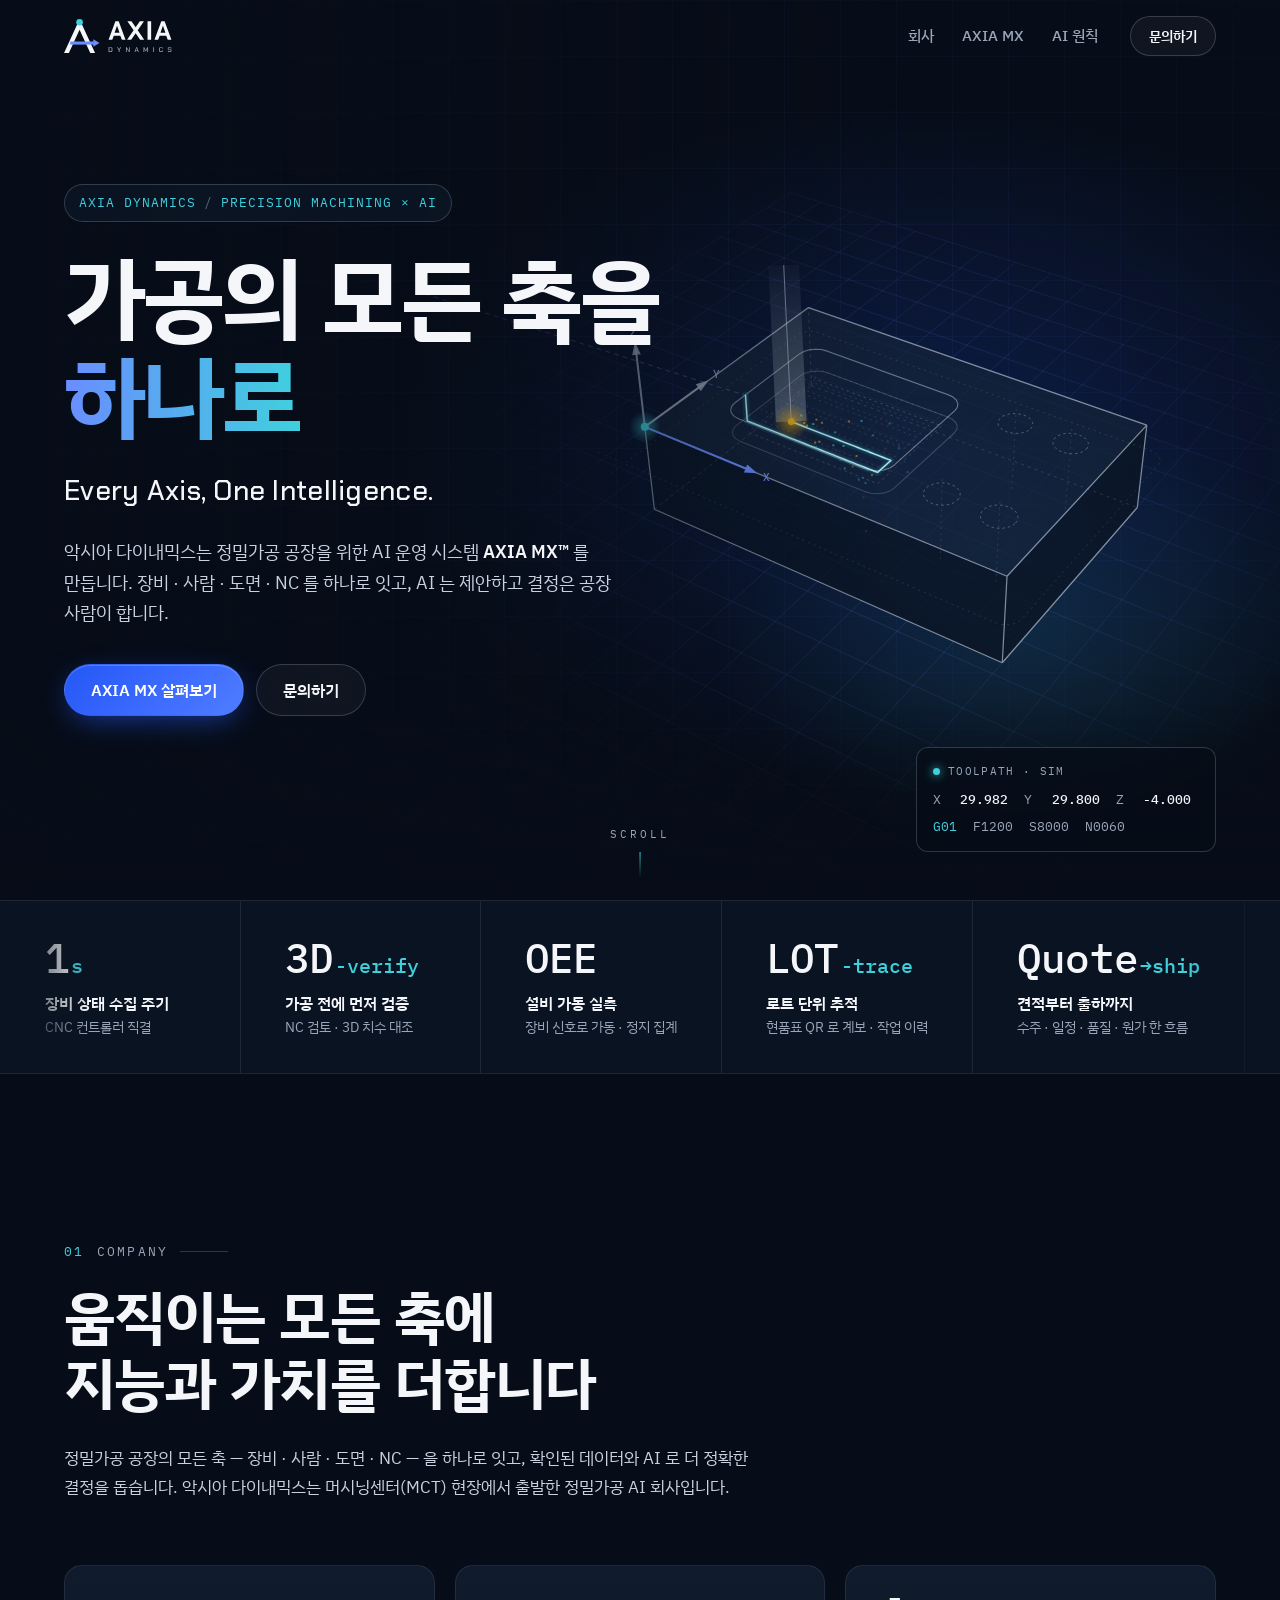
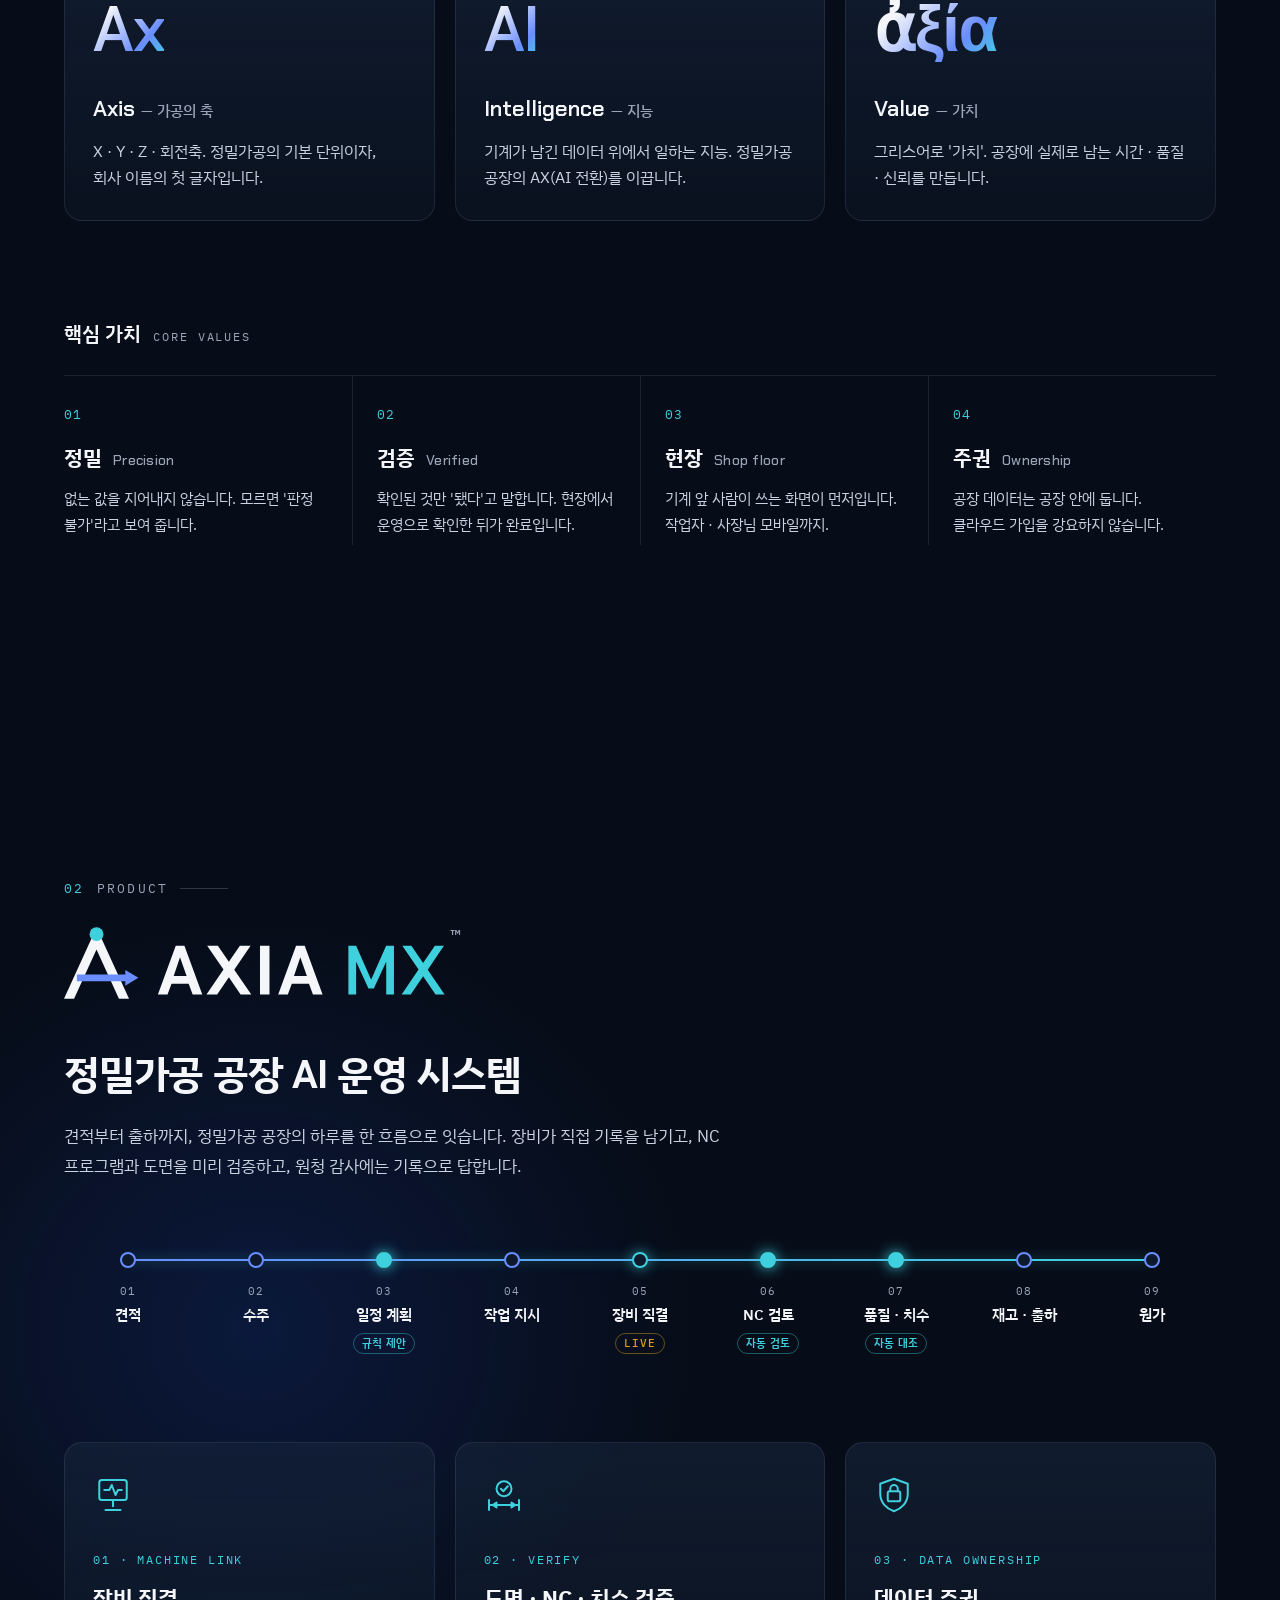
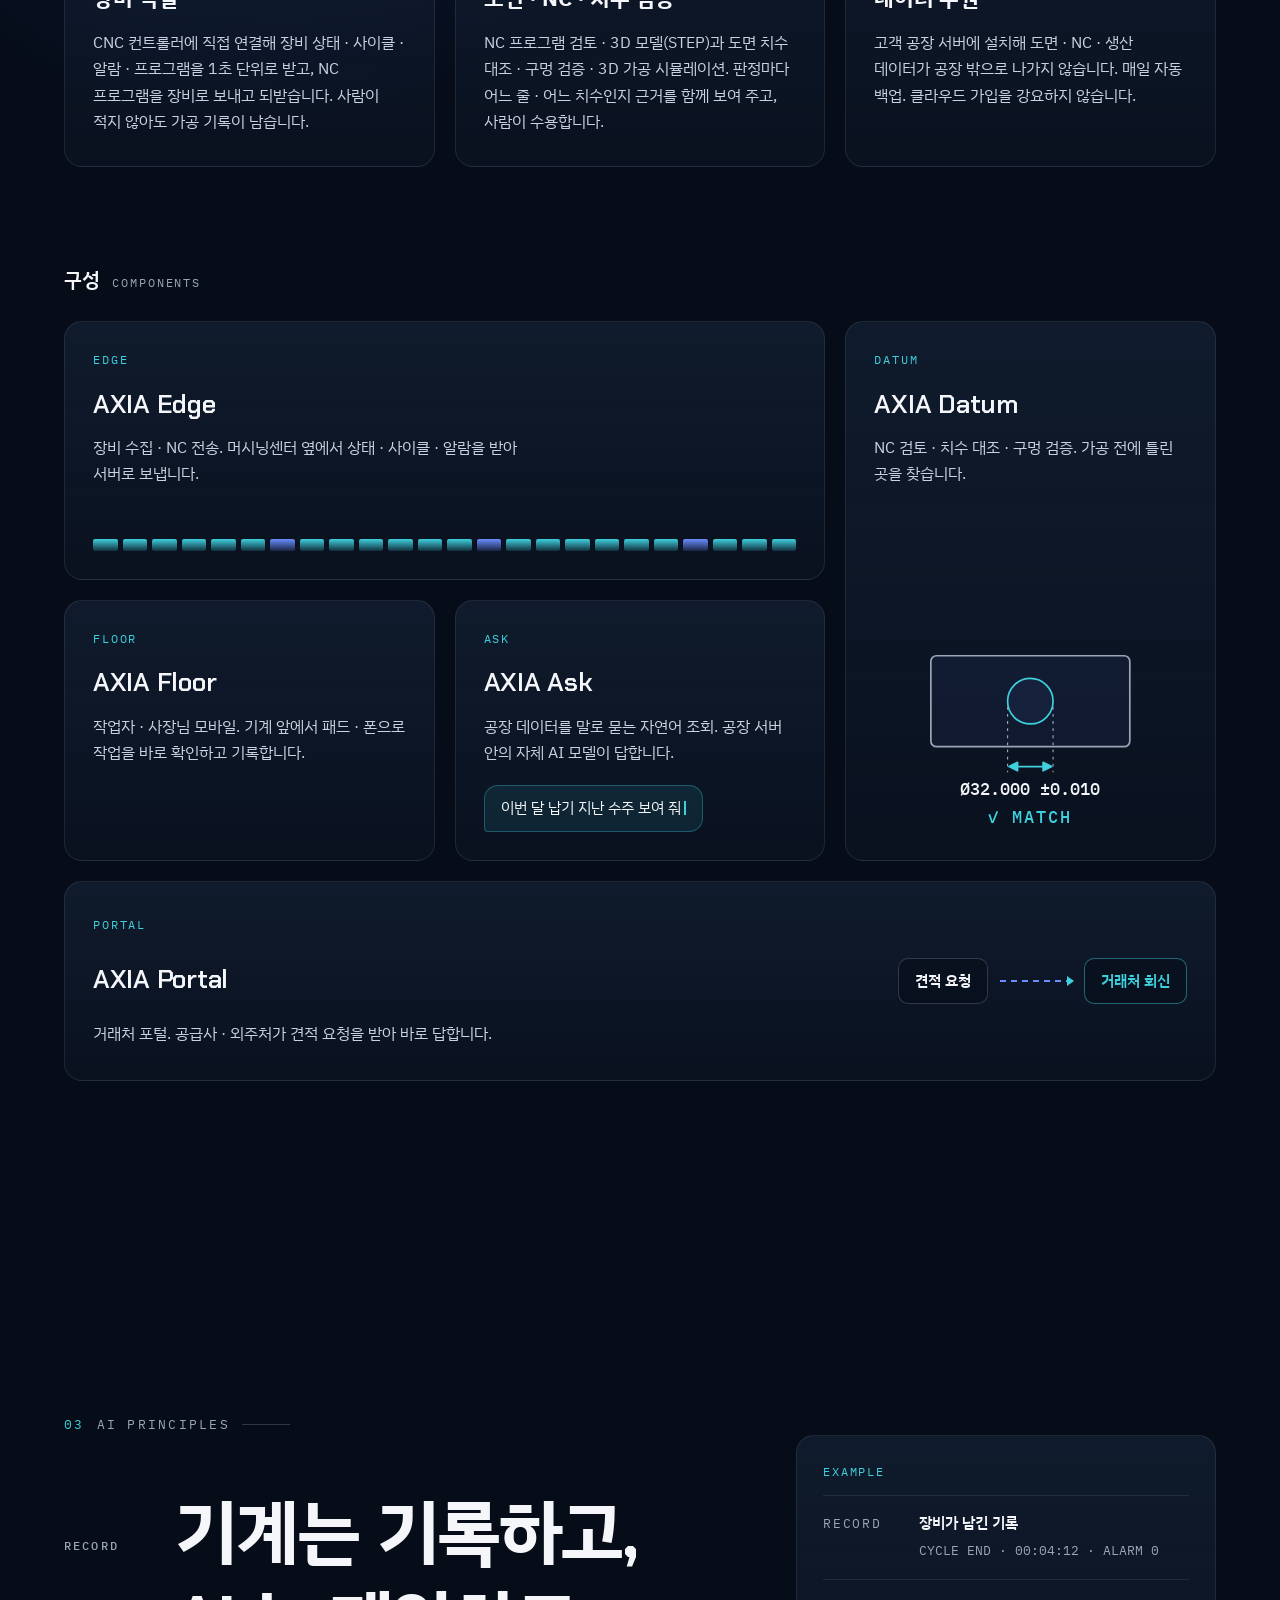
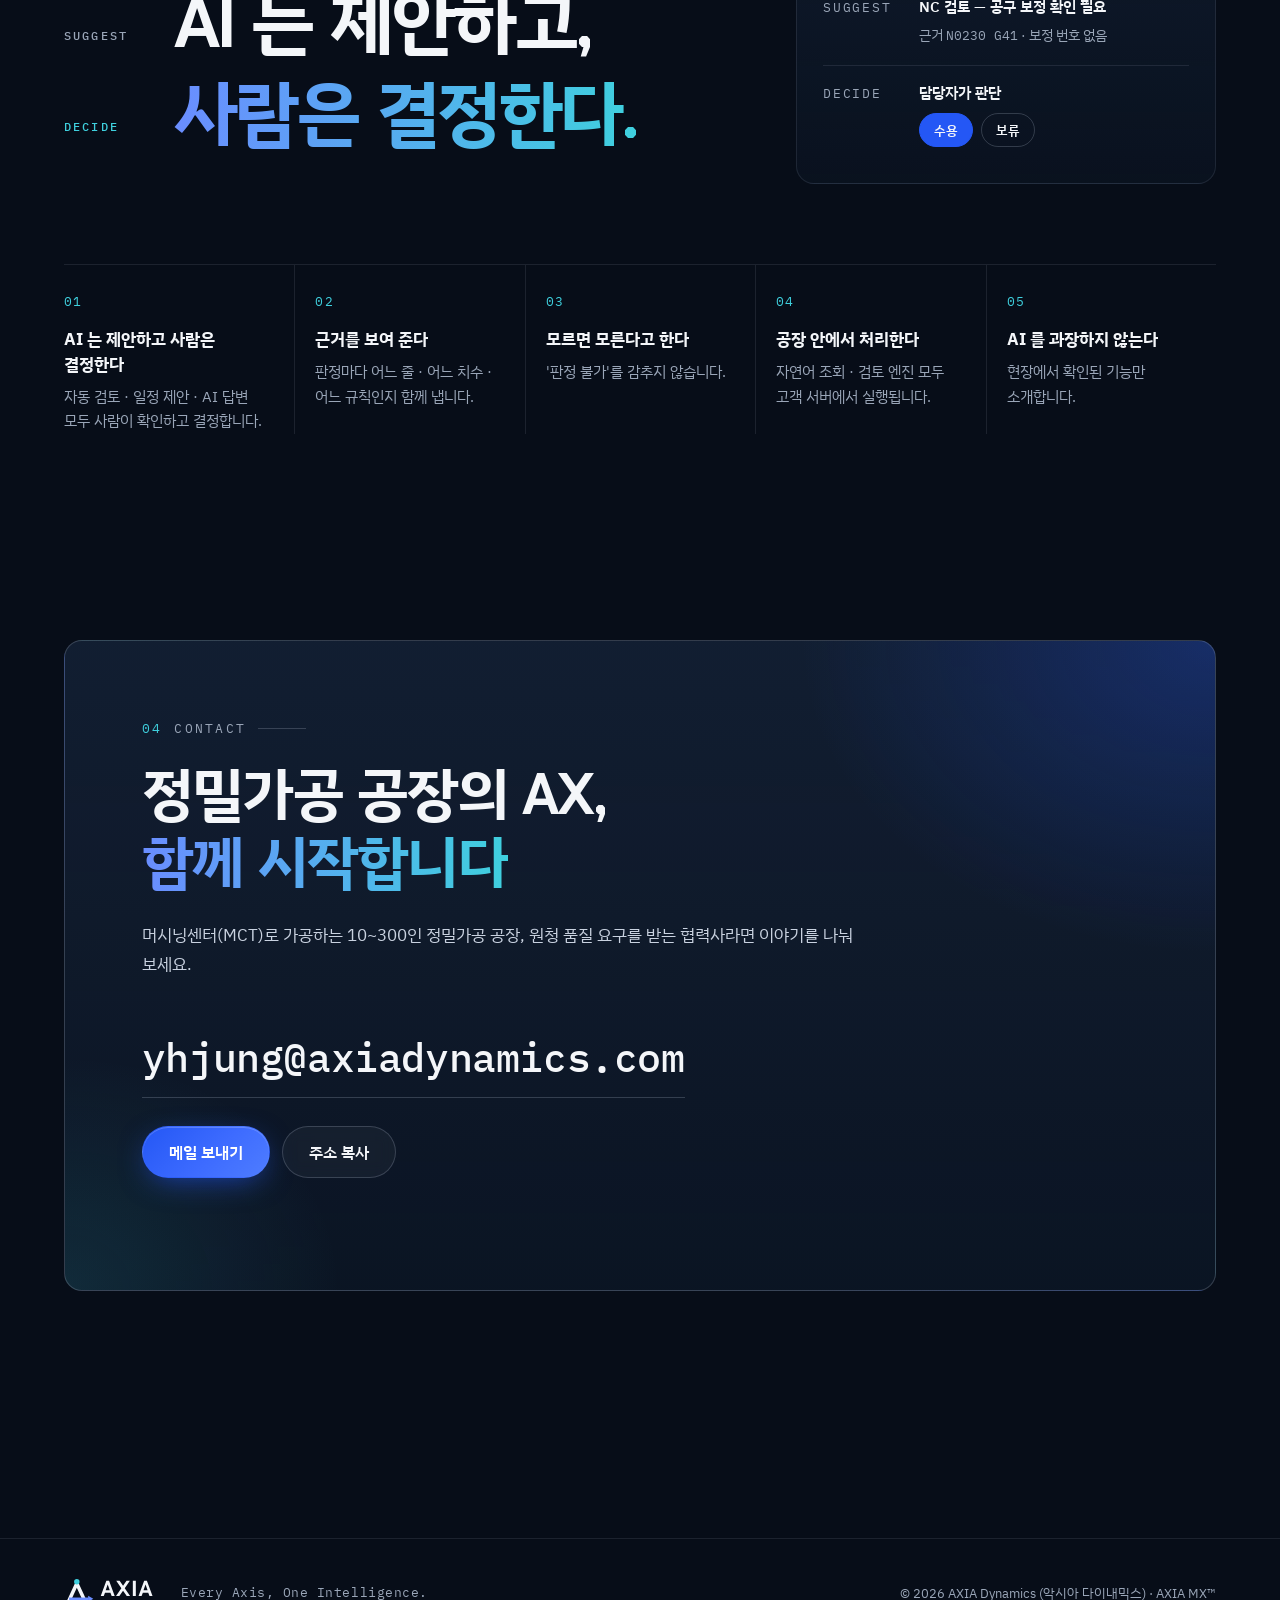
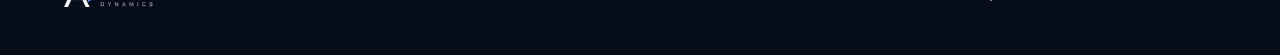
<file: index.html>
<!doctype html>
<html lang="ko">
<head>
  <meta charset="utf-8">
  <meta name="viewport" content="width=device-width, initial-scale=1, viewport-fit=cover">
  <script>document.documentElement.classList.add("js")</script>
  <title>악시아 다이내믹스 AXIA Dynamics — 정밀가공 공장 AI 운영 시스템 AXIA MX</title>
  <meta name="description" content="악시아 다이내믹스는 정밀가공 공장을 위한 AI 운영 시스템 AXIA MX 를 만듭니다. 장비에 직접 붙어 가공 기록을 남기고, NC 프로그램과 도면 치수를 미리 검증하고, 견적부터 출하까지 한 흐름으로 잇습니다.">
  <meta name="theme-color" content="#070D18">
  <meta name="color-scheme" content="dark">
  <link rel="canonical" href="https://axiadynamics.com/">

  <meta property="og:type" content="website">
  <meta property="og:site_name" content="AXIA Dynamics">
  <meta property="og:locale" content="ko_KR">
  <meta property="og:url" content="https://axiadynamics.com/">
  <meta property="og:title" content="악시아 다이내믹스 AXIA Dynamics — Every Axis, One Intelligence.">
  <meta property="og:description" content="정밀가공 공장의 장비 · 사람 · 도면 · NC 를 하나로 잇는 AI 운영 시스템 AXIA MX">
  <meta property="og:image" content="https://axiadynamics.com/og.png">
  <meta property="og:image:width" content="1200">
  <meta property="og:image:height" content="630">
  <meta property="og:image:alt" content="AXIA Dynamics — Every Axis, One Intelligence.">
  <meta name="twitter:card" content="summary_large_image">

  <link rel="icon" href="favicon.ico" sizes="any">
  <link rel="icon" href="assets/icon.svg" type="image/svg+xml">
  <link rel="apple-touch-icon" href="apple-touch-icon.png">

  <link rel="preconnect" href="https://fonts.googleapis.com">
  <link rel="preconnect" href="https://fonts.gstatic.com" crossorigin>
  <link rel="stylesheet" href="https://fonts.googleapis.com/css2?family=Chakra+Petch:wght@500;600;700&family=IBM+Plex+Mono:wght@400;500&family=IBM+Plex+Sans+KR:wght@400;500;600;700&display=swap">
  <link rel="stylesheet" href="assets/site.css?v=20261110">

  <!-- 문의 메일을 바꿀 때: yhjung@axiadynamics.com 다섯 군데를 모두 바꾼다 (README 참고) -->
  <script type="application/ld+json">
  {
    "@context": "https://schema.org",
    "@type": "Organization",
    "name": "AXIA Dynamics",
    "alternateName": "악시아 다이내믹스",
    "url": "https://axiadynamics.com/",
    "logo": "https://axiadynamics.com/assets/icon-512.png",
    "email": "yhjung@axiadynamics.com",
    "slogan": "Every Axis, One Intelligence.",
    "description": "정밀가공 공장을 위한 AI 운영 시스템 AXIA MX 를 만드는 회사"
  }
  </script>
</head>
<body>
  <a class="skip" href="#main">본문 바로가기</a>

  <header class="nav" id="top">
    <div class="wrap nav-inner">
      <a class="brand" href="#top" aria-label="AXIA Dynamics 처음으로">
        <img src="assets/logo/axia-dynamics-horizontal-color-on-dark.svg" alt="AXIA Dynamics" width="120" height="38">
      </a>
      <nav class="nav-links" aria-label="주요 메뉴">
        <a href="#company">회사</a>
        <a href="#product">AXIA MX</a>
        <a href="#principles">AI 원칙</a>
      </nav>
      <a class="btn btn-sm btn-ghost" href="#contact">문의하기</a>
    </div>
  </header>

  <main id="main">
    <!-- 첫 화면 -->
    <section class="hero" aria-labelledby="hero-title">
      <canvas id="hero-canvas" aria-hidden="true"></canvas>
      <div class="hero-scrim" aria-hidden="true"></div>
      <div class="wrap hero-inner">
        <p class="eyebrow mono reveal">AXIA DYNAMICS <span class="dim">/</span> PRECISION MACHINING × AI</p>
        <h1 id="hero-title" class="hero-title reveal" style="--d:1">가공의 모든 축을<br><span class="grad">하나로</span></h1>
        <p class="hero-en reveal" style="--d:2">Every Axis, One Intelligence.</p>
        <p class="hero-lead reveal" style="--d:3">악시아 다이내믹스는 정밀가공 공장을 위한 AI 운영 시스템 <strong>AXIA&nbsp;MX™</strong> 를 만듭니다. 장비 · 사람 · 도면 · NC 를 하나로 잇고, AI 는 제안하고 결정은 공장 사람이 합니다.</p>
        <div class="hero-cta reveal" style="--d:4">
          <a class="btn btn-primary" href="#product">AXIA MX 살펴보기</a>
          <a class="btn btn-ghost" href="#contact">문의하기</a>
        </div>
      </div>
      <div class="hud mono" aria-hidden="true">
        <div class="hud-head"><span class="hud-dot"></span>TOOLPATH · SIM</div>
        <div class="hud-row"><span>X</span><b id="hud-x">0.000</b><span>Y</span><b id="hud-y">0.000</b><span>Z</span><b id="hud-z">0.000</b></div>
        <div class="hud-row hud-sub"><span id="hud-g">G00</span><span id="hud-f">F —</span><span>S8000</span><span id="hud-n">N0010</span></div>
      </div>
      <a class="scroll-cue mono" href="#facts" aria-label="아래로">SCROLL</a>
    </section>

    <!-- 사실 띠 — PC · 태블릿 = 왼쪽으로 흐르는 띠(site.js 가 한 벌 더 붙여 이어 돈다 · 마우스를 올리면 멈춤 · 움직임 줄이기 = 손으로 넘기기) · 폰 = 2열 여러 줄. 칸 수는 짝수로(폰 2열) -->
    <section class="facts" id="facts" aria-label="AXIA MX 핵심 사실">
      <div class="facts-viewport reveal">
        <div class="facts-track">
          <div class="fact"><p class="fact-num mono">1<small>s</small></p><p class="fact-title">장비 상태 수집 주기</p><p class="fact-sub">CNC 컨트롤러 직결</p></div>
          <div class="fact"><p class="fact-num mono">3D<small>-verify</small></p><p class="fact-title">가공 전에 먼저 검증</p><p class="fact-sub">NC 검토 · 3D 치수 대조</p></div>
          <div class="fact"><p class="fact-num mono">OEE</p><p class="fact-title">설비 가동 실측</p><p class="fact-sub">장비 신호로 가동 · 정지 집계</p></div>
          <div class="fact"><p class="fact-num mono">LOT<small>-trace</small></p><p class="fact-title">로트 단위 추적</p><p class="fact-sub">현품표 QR 로 계보 · 작업 이력</p></div>
          <div class="fact"><p class="fact-num mono">Quote<small>→ship</small></p><p class="fact-title">견적부터 출하까지</p><p class="fact-sub">수주 · 일정 · 품질 · 원가 한 흐름</p></div>
          <div class="fact"><p class="fact-num mono">RFQ<small>→PO</small></p><p class="fact-title">견적 비교로 발주</p><p class="fact-sub">구매 요청 · 결재 · 발주 · 입고</p></div>
          <div class="fact"><p class="fact-num mono">Portal</p><p class="fact-title">거래처 포털</p><p class="fact-sub">공급사 · 외주처가 견적 회신 · 발주 확인</p></div>
          <div class="fact"><p class="fact-num mono">Pad<small>+phone</small></p><p class="fact-title">현장에서 바로</p><p class="fact-sub">작업자 · 사장님 모바일 화면</p></div>
          <div class="fact"><p class="fact-num mono">On&#8209;prem</p><p class="fact-title">데이터는 공장 안에</p><p class="fact-sub">고객 서버 · 매일 자동 백업</p></div>
          <div class="fact"><p class="fact-num mono">Human<small>-in-the-loop</small></p><p class="fact-title">AI 는 제안 · 사람이 결정</p><p class="fact-sub">판정마다 근거 표시</p></div>
        </div>
      </div>
    </section>

    <!-- 회사 -->
    <section class="section" id="company" aria-labelledby="company-title">
      <div class="wrap">
        <p class="kicker mono reveal"><span>01</span> COMPANY</p>
        <h2 id="company-title" class="h2 reveal" style="--d:1">움직이는 모든 축에<br>지능과 가치를 더합니다</h2>
        <p class="lead reveal" style="--d:2">정밀가공 공장의 모든 축 — 장비 · 사람 · 도면 · NC — 을 하나로 잇고, 확인된 데이터와 AI 로 더 정확한 결정을 돕습니다. 악시아 다이내믹스는 머시닝센터(MCT) 현장에서 출발한 정밀가공 AI 회사입니다.</p>

        <div class="name-grid">
          <article class="card name reveal">
            <p class="glyph">Ax</p>
            <h3>Axis <span>— 가공의 축</span></h3>
            <p>X · Y · Z · 회전축. 정밀가공의 기본 단위이자, 회사 이름의 첫 글자입니다.</p>
          </article>
          <article class="card name reveal" style="--d:1">
            <p class="glyph">AI</p>
            <h3>Intelligence <span>— 지능</span></h3>
            <p>기계가 남긴 데이터 위에서 일하는 지능. 정밀가공 공장의 AX(AI 전환)를 이끕니다.</p>
          </article>
          <article class="card name reveal" style="--d:2">
            <p class="glyph" lang="el">ἀξία</p>
            <h3>Value <span>— 가치</span></h3>
            <p>그리스어로 '가치'. 공장에 실제로 남는 시간 · 품질 · 신뢰를 만듭니다.</p>
          </article>
        </div>

        <h3 class="sub-title reveal">핵심 가치 <span class="mono">CORE VALUES</span></h3>
        <div class="values">
          <article class="value reveal"><p class="mono idx">01</p><h4>정밀 <span>Precision</span></h4><p>없는 값을 지어내지 않습니다. 모르면 '판정 불가'라고 보여 줍니다.</p></article>
          <article class="value reveal" style="--d:1"><p class="mono idx">02</p><h4>검증 <span>Verified</span></h4><p>확인된 것만 '됐다'고 말합니다. 현장에서 운영으로 확인한 뒤가 완료입니다.</p></article>
          <article class="value reveal" style="--d:2"><p class="mono idx">03</p><h4>현장 <span>Shop floor</span></h4><p>기계 앞 사람이 쓰는 화면이 먼저입니다. 작업자 · 사장님 모바일까지.</p></article>
          <article class="value reveal" style="--d:3"><p class="mono idx">04</p><h4>주권 <span>Ownership</span></h4><p>공장 데이터는 공장 안에 둡니다. 클라우드 가입을 강요하지 않습니다.</p></article>
        </div>
      </div>
    </section>

    <!-- 제품 -->
    <section class="section section-product" id="product" aria-labelledby="product-title">
      <div class="wrap">
        <p class="kicker mono reveal"><span>02</span> PRODUCT</p>
        <h2 id="product-title" class="product-logo reveal" style="--d:1">
          <img src="assets/logo/axia-mx-horizontal-color-on-dark.svg" alt="AXIA MX" width="300" height="56"><span class="tm">™</span>
        </h2>
        <p class="product-en mono reveal" style="--d:2">AI Machining eXecution</p>
        <p class="h2 h2-sm reveal" style="--d:2">정밀가공 공장 AI 운영 시스템</p>
        <p class="lead reveal" style="--d:3">견적부터 출하까지, 정밀가공 공장의 하루를 한 흐름으로 잇습니다. 장비가 직접 기록을 남기고, NC 프로그램과 도면을 미리 검증하고, 원청 감사에는 기록으로 답합니다.</p>

        <ol class="flow reveal" aria-label="AXIA MX 가 잇는 업무 흐름">
          <li style="--i:0"><span class="node"></span><span class="mono">01</span>견적</li>
          <li style="--i:1"><span class="node"></span><span class="mono">02</span>수주</li>
          <li style="--i:2"><span class="node auto"></span><span class="mono">03</span>일정 계획<em>규칙 제안</em></li>
          <li style="--i:3"><span class="node"></span><span class="mono">04</span>작업 지시</li>
          <li style="--i:4"><span class="node live"></span><span class="mono">05</span>장비 직결<em class="live">LIVE</em></li>
          <li style="--i:5"><span class="node auto"></span><span class="mono">06</span>NC 검토<em>자동 검토</em></li>
          <li style="--i:6"><span class="node auto"></span><span class="mono">07</span>품질 · 치수<em>자동 대조</em></li>
          <li style="--i:7"><span class="node"></span><span class="mono">08</span>재고 · 출하</li>
          <li style="--i:8"><span class="node"></span><span class="mono">09</span>원가</li>
        </ol>

        <div class="diff">
          <article class="card diff-card reveal">
            <svg class="icon" viewBox="0 0 32 32" aria-hidden="true"><rect x="5" y="4" width="22" height="16" rx="2"/><path d="M16 20v5M10 28h12M9 12h4l2-4 3 8 2-4h3"/></svg>
            <p class="mono tag">01 · MACHINE LINK</p>
            <h3>장비 직결</h3>
            <p>CNC 컨트롤러에 직접 연결해 장비 상태 · 사이클 · 알람 · 프로그램을 1초 단위로 받고, NC 프로그램을 장비로 보내고 되받습니다. 사람이 적지 않아도 가공 기록이 남습니다.</p>
          </article>
          <article class="card diff-card reveal" style="--d:1">
            <svg class="icon" viewBox="0 0 32 32" aria-hidden="true"><path d="M4 24h24M4 20v8M28 20v8"/><path d="M7 24l3-2v4zM25 24l-3-2v4z"/><circle cx="16" cy="11" r="6"/><path d="M13.5 11l2 2 3.5-4"/></svg>
            <p class="mono tag">02 · VERIFY</p>
            <h3>도면 · NC · 치수 검증</h3>
            <p>NC 프로그램 검토 · 3D 모델(STEP)과 도면 치수 대조 · 구멍 검증 · 3D 가공 시뮬레이션. 판정마다 어느 줄 · 어느 치수인지 근거를 함께 보여 주고, 사람이 수용합니다.</p>
          </article>
          <article class="card diff-card reveal" style="--d:2">
            <svg class="icon" viewBox="0 0 32 32" aria-hidden="true"><path d="M16 3l11 4v8c0 7-5 12-11 14C10 27 5 22 5 15V7z"/><rect x="11" y="13" width="10" height="8" rx="1.5"/><path d="M13 13v-2a3 3 0 0 1 6 0v2"/></svg>
            <p class="mono tag">03 · DATA OWNERSHIP</p>
            <h3>데이터 주권</h3>
            <p>고객 공장 서버에 설치해 도면 · NC · 생산 데이터가 공장 밖으로 나가지 않습니다. 매일 자동 백업. 클라우드 가입을 강요하지 않습니다.</p>
          </article>
        </div>

        <h3 class="sub-title reveal">구성 <span class="mono">COMPONENTS</span></h3>
        <div class="bento">
          <article class="card tile tile-edge reveal">
            <p class="mono tag">EDGE</p>
            <h4>AXIA Edge</h4>
            <p>장비 수집 · NC 전송. 머시닝센터 옆에서 상태 · 사이클 · 알람을 받아 서버로 보냅니다.</p>
            <div class="signal" aria-hidden="true"><i></i><i></i><i></i><i></i><i></i><i></i><i></i><i></i><i></i><i></i><i></i><i></i><i></i><i></i><i></i><i></i><i></i><i></i><i></i><i></i><i></i><i></i><i></i><i></i></div>
          </article>
          <article class="card tile tile-datum reveal" style="--d:1">
            <p class="mono tag">DATUM</p>
            <h4>AXIA Datum</h4>
            <p>NC 검토 · 치수 대조 · 구멍 검증. 가공 전에 틀린 곳을 찾습니다.</p>
            <svg class="dim-art" viewBox="0 0 220 140" aria-hidden="true">
              <rect x="40" y="16" width="140" height="64" rx="4"/>
              <circle cx="110" cy="48" r="16"/>
              <path class="ext" d="M94 52v46M126 52v46"/>
              <path class="dl" d="M95 94h30M95 94l6-3v6zM125 94l-6-3v6z"/>
              <text x="110" y="114" text-anchor="middle">Ø32.000 ±0.010</text>
              <text class="ok" x="110" y="134" text-anchor="middle">✓ MATCH</text>
            </svg>
          </article>
          <article class="card tile reveal" style="--d:2">
            <p class="mono tag">FLOOR</p>
            <h4>AXIA Floor</h4>
            <p>작업자 · 사장님 모바일. 기계 앞에서 패드 · 폰으로 작업을 바로 확인하고 기록합니다.</p>
          </article>
          <article class="card tile tile-ask reveal" style="--d:3">
            <p class="mono tag">ASK</p>
            <h4>AXIA Ask</h4>
            <p>공장 데이터를 말로 묻는 자연어 조회. 공장 서버 안의 자체 AI 모델이 답합니다.</p>
            <p class="bubble">이번 달 납기 지난 수주 보여 줘<span class="caret"></span></p>
          </article>
          <article class="card tile tile-portal reveal" style="--d:4">
            <p class="mono tag">PORTAL</p>
            <h4>AXIA Portal</h4>
            <p>거래처 포털. 공급사 · 외주처가 견적 요청을 받아 바로 답합니다.</p>
            <div class="chips" aria-hidden="true"><span>견적 요청</span><i></i><span>거래처 회신</span></div>
          </article>
        </div>
      </div>
    </section>

    <!-- AI 원칙 -->
    <section class="section" id="principles" aria-labelledby="principles-title">
      <div class="wrap">
        <p class="kicker mono reveal"><span>03</span> AI PRINCIPLES</p>
        <div class="principle-head">
        <h2 id="principles-title" class="statement">
          <span class="reveal"><em class="mono">RECORD</em>기계는 기록하고,</span>
          <span class="reveal" style="--d:1"><em class="mono">SUGGEST</em>AI 는 제안하고,</span>
          <span class="reveal" style="--d:2"><em class="mono">DECIDE</em><b class="grad">사람은 결정한다.</b></span>
        </h2>
        <aside class="card decision reveal" style="--d:3" aria-label="사람이 결정하는 흐름 예시">
          <p class="mono tag">EXAMPLE</p>
          <div class="d-row"><span class="mono d-k">RECORD</span><p><b>장비가 남긴 기록</b><span class="mono">CYCLE END · 00:04:12 · ALARM 0</span></p></div>
          <div class="d-row"><span class="mono d-k ai">SUGGEST</span><p><b>NC 검토 — 공구 보정 확인 필요</b><span class="d-note">근거 <i class="mono">N0230 G41</i> · 보정 번호 없음</span></p></div>
          <div class="d-row"><span class="mono d-k">DECIDE</span><p><b>담당자가 판단</b><span class="d-btns"><i>수용</i><i>보류</i></span></p></div>
        </aside>
        </div>
        <ol class="principles">
          <li class="reveal"><span class="mono">01</span><div><h4>AI 는 제안하고 사람은 결정한다</h4><p>자동 검토 · 일정 제안 · AI 답변 모두 사람이 확인하고 결정합니다.</p></div></li>
          <li class="reveal" style="--d:1"><span class="mono">02</span><div><h4>근거를 보여 준다</h4><p>판정마다 어느 줄 · 어느 치수 · 어느 규칙인지 함께 냅니다.</p></div></li>
          <li class="reveal" style="--d:2"><span class="mono">03</span><div><h4>모르면 모른다고 한다</h4><p>'판정 불가'를 감추지 않습니다.</p></div></li>
          <li class="reveal" style="--d:3"><span class="mono">04</span><div><h4>공장 안에서 처리한다</h4><p>자연어 조회 · 검토 엔진 모두 고객 서버에서 실행됩니다.</p></div></li>
          <li class="reveal" style="--d:4"><span class="mono">05</span><div><h4>AI 를 과장하지 않는다</h4><p>현장에서 확인된 기능만 소개합니다.</p></div></li>
        </ol>
      </div>
    </section>

    <!-- 문의 -->
    <section class="section section-contact" id="contact" aria-labelledby="contact-title">
      <div class="wrap">
        <div class="card contact reveal">
          <p class="kicker mono"><span>04</span> CONTACT</p>
          <h2 id="contact-title" class="h2">정밀가공 공장의 AX,<br><span class="grad">함께 시작합니다</span></h2>
          <p class="lead">머시닝센터(MCT)로 가공하는 10~300인 정밀가공 공장, 원청 품질 요구를 받는 협력사라면 이야기를 나눠 보세요.</p>
          <div class="mail">
            <a class="mail-addr mono" href="mailto:yhjung@axiadynamics.com">yhjung@axiadynamics.com</a>
            <div class="mail-actions">
              <a class="btn btn-primary" href="mailto:yhjung@axiadynamics.com?subject=AXIA%20MX%20%EB%AC%B8%EC%9D%98">메일 보내기</a>
              <button class="btn btn-ghost" type="button" id="copy-mail" data-mail="yhjung@axiadynamics.com">주소 복사</button>
            </div>
            <p class="copy-msg" id="copy-msg" role="status" aria-live="polite"></p>
          </div>
        </div>
      </div>
    </section>
  </main>

  <footer class="footer">
    <div class="wrap footer-inner">
      <img src="assets/logo/axia-dynamics-horizontal-color-on-dark.svg" alt="AXIA Dynamics" width="104" height="33">
      <p class="mono slogan">Every Axis, One Intelligence.</p>
      <p class="legal">© 2026 AXIA Dynamics (악시아 다이내믹스) · AXIA MX™</p>
    </div>
  </footer>

  <script src="assets/hero.js?v=20261110" defer></script>
  <script src="assets/site.js?v=20261110" defer></script>
</body>
</html>
</file>
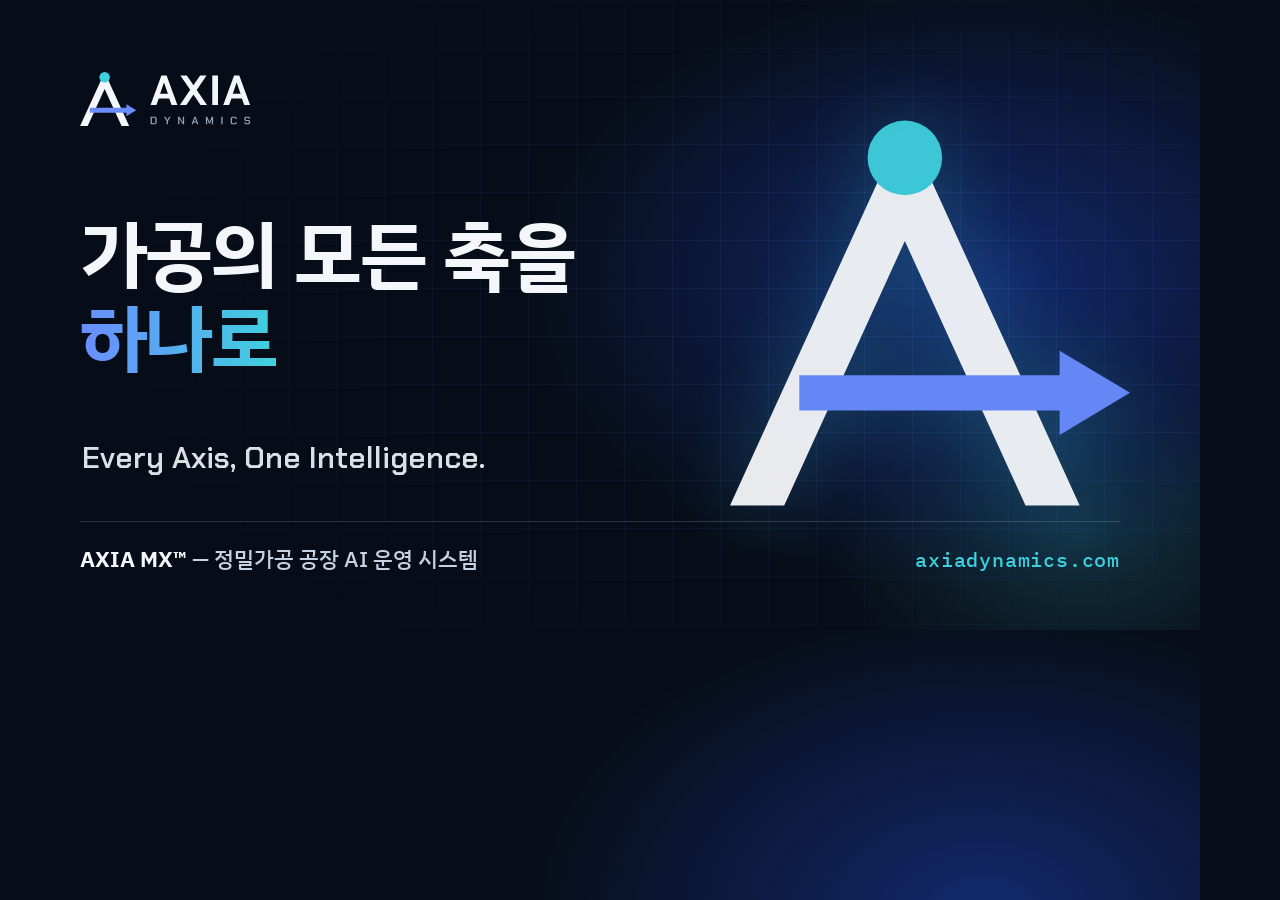
<file: tools/og.html>
<!doctype html>
<!-- og.png(1200×630 공유 미리보기) 원본 — 찍는 법은 README '공유 그림 다시 만들기' -->
<html lang="ko">
<head>
  <meta charset="utf-8">
  <link rel="stylesheet" href="https://fonts.googleapis.com/css2?family=Chakra+Petch:wght@600;700&family=IBM+Plex+Mono:wght@500&family=IBM+Plex+Sans+KR:wght@500;700&display=block">
  <style>
    html, body { margin: 0; width: 1200px; height: 630px; overflow: hidden; }
    body {
      position: relative;
      background:
        radial-gradient(ellipse 55% 70% at 82% 45%, rgba(36, 87, 245, 0.38), transparent 70%),
        radial-gradient(ellipse 30% 40% at 90% 85%, rgba(63, 208, 222, 0.18), transparent 70%),
        #070d18;
      color: #f4f6f9;
      font-family: "IBM Plex Sans KR", sans-serif;
    }
    body::before {
      content: ""; position: absolute; inset: 0;
      background-image: linear-gradient(rgba(106,141,255,.09) 1px, transparent 1px), linear-gradient(90deg, rgba(106,141,255,.09) 1px, transparent 1px);
      background-size: 48px 48px;
      -webkit-mask-image: radial-gradient(ellipse 75% 80% at 70% 50%, #000 20%, transparent 90%);
    }
    .logo { position: absolute; left: 80px; top: 72px; height: 54px; }
    .sym { position: absolute; right: 70px; top: 120px; width: 400px; opacity: 0.95; filter: drop-shadow(0 0 40px rgba(63,208,222,.25)); }
    h1 { position: absolute; left: 80px; top: 214px; margin: 0; font: 700 76px/1.1 "Chakra Petch", "IBM Plex Sans KR", sans-serif; letter-spacing: -0.035em; }
    h1 span { background: linear-gradient(90deg, #6a8dff, #3fd0de); -webkit-background-clip: text; background-clip: text; color: transparent; }
    .en { position: absolute; left: 82px; top: 408px; font: 600 30px "Chakra Petch", sans-serif; opacity: .9; }
    .foot { position: absolute; left: 80px; right: 80px; bottom: 56px; display: flex; justify-content: space-between; align-items: baseline;
      border-top: 1px solid rgba(154,166,184,.25); padding-top: 22px; font: 500 22px "IBM Plex Sans KR", sans-serif; color: #c9d2e0; }
    .foot b { color: #f4f6f9; font-weight: 700; }
    .foot .mono { font: 500 20px "IBM Plex Mono", monospace; color: #3fd0de; letter-spacing: .04em; }
  </style>
</head>
<body>
  <img class="sym" src="../assets/logo/axia-symbol-color-on-dark.svg" alt="">
  <img class="logo" src="../assets/logo/axia-dynamics-horizontal-color-on-dark.svg" alt="AXIA Dynamics">
  <h1>가공의 모든 축을<br><span>하나로</span></h1>
  <p class="en">Every Axis, One Intelligence.</p>
  <div class="foot"><span><b>AXIA MX™</b> — 정밀가공 공장 AI 운영 시스템</span><span class="mono">axiadynamics.com</span></div>
</body>
</html>
</file>
<file: assets/site.css>
/* AXIA Dynamics 홈페이지 — 색 · 서체 값 = CI v1 axia-tokens.css (on-dark) */
:root {
  --ink: #0e1a2b;
  --ink-deep: #070d18;
  --surface: #16243a;
  --fg: #f4f6f9;
  --fg-body: #c9d2e0;
  --fg-sub: #9aa6b8;
  --line: rgba(154, 166, 184, 0.14);
  --line-strong: rgba(154, 166, 184, 0.28);
  --blue: #6a8dff;
  --blue-core: #2457f5;
  --cyan: #3fd0de;
  --gold: #d9a21b;

  --font-display: "Chakra Petch", "IBM Plex Sans KR", "Pretendard", "Malgun Gothic", sans-serif;
  --font-sans: "IBM Plex Sans KR", "Pretendard", "Malgun Gothic", sans-serif;
  --font-mono: "IBM Plex Mono", "Consolas", monospace;

  --wrap: 1200px;
  --gutter: 24px;
  --radius: 18px;
  --ease: cubic-bezier(0.22, 1, 0.36, 1);
}

*,
*::before,
*::after { box-sizing: border-box; }

html { scroll-behavior: smooth; -webkit-text-size-adjust: 100%; }

body {
  margin: 0;
  background: var(--ink-deep);
  color: var(--fg-body);
  font-family: var(--font-sans);
  font-size: 17px;
  line-height: 1.7;
  word-break: keep-all;
  overflow-wrap: break-word;
  -webkit-font-smoothing: antialiased;
  overflow-x: hidden;
}

/* 설계도 격자 — 화면 가운데에서 흐려진다 */
body::before {
  content: "";
  position: fixed;
  inset: 0;
  z-index: -1;
  pointer-events: none;
  background-image:
    linear-gradient(rgba(106, 141, 255, 0.055) 1px, transparent 1px),
    linear-gradient(90deg, rgba(106, 141, 255, 0.055) 1px, transparent 1px);
  background-size: 56px 56px;
  -webkit-mask-image: radial-gradient(ellipse 80% 70% at 50% 40%, #000 30%, transparent 100%);
  mask-image: radial-gradient(ellipse 80% 70% at 50% 40%, #000 30%, transparent 100%);
}

img { max-width: 100%; display: block; }
a { color: inherit; }
h1, h2, h3, h4, p { margin: 0; }
.mono { font-family: var(--font-mono); }
.dim { color: var(--fg-sub); opacity: 0.6; }
.grad {
  background: linear-gradient(90deg, var(--blue) 0%, var(--cyan) 100%);
  -webkit-background-clip: text;
  background-clip: text;
  color: transparent;
}

.wrap { max-width: var(--wrap); margin: 0 auto; padding: 0 var(--gutter); }

.skip {
  position: absolute;
  left: 16px;
  top: -60px;
  z-index: 100;
  padding: 10px 16px;
  border-radius: 10px;
  background: var(--fg);
  color: var(--ink);
  font-weight: 600;
  text-decoration: none;
}
.skip:focus { top: 16px; }

:focus-visible { outline: 2px solid var(--cyan); outline-offset: 3px; border-radius: 6px; }

/* ── 단추 ── */
.btn {
  display: inline-flex;
  align-items: center;
  justify-content: center;
  gap: 8px;
  height: 52px;
  padding: 0 26px;
  border-radius: 999px;
  border: 1px solid transparent;
  font: 600 16px/1 var(--font-sans);
  text-decoration: none;
  cursor: pointer;
  transition: transform 0.25s var(--ease), background 0.25s, border-color 0.25s, box-shadow 0.25s;
}
.btn:hover { transform: translateY(-2px); }
.btn-primary {
  background: linear-gradient(135deg, var(--blue-core), #3d6bff 55%, #4f7dff);
  color: #fff;
  box-shadow: 0 8px 30px -8px rgba(36, 87, 245, 0.7), inset 0 1px 0 rgba(255, 255, 255, 0.2);
}
.btn-primary:hover { box-shadow: 0 12px 40px -8px rgba(36, 87, 245, 0.9), inset 0 1px 0 rgba(255, 255, 255, 0.25); }
.btn-ghost {
  background: rgba(244, 246, 249, 0.04);
  border-color: var(--line-strong);
  color: var(--fg);
  backdrop-filter: blur(8px);
  -webkit-backdrop-filter: blur(8px);
}
.btn-ghost:hover { border-color: var(--blue); background: rgba(106, 141, 255, 0.1); }
.btn-sm { height: 40px; padding: 0 18px; font-size: 14px; }

/* ── 상단 바 ── */
.nav {
  position: fixed;
  inset: 0 0 auto;
  z-index: 50;
  transition: background 0.3s, border-color 0.3s, backdrop-filter 0.3s;
  border-bottom: 1px solid transparent;
}
.nav.scrolled {
  background: rgba(7, 13, 24, 0.72);
  border-bottom-color: var(--line);
  backdrop-filter: blur(14px) saturate(140%);
  -webkit-backdrop-filter: blur(14px) saturate(140%);
}
.nav-inner { display: flex; align-items: center; gap: 32px; height: 72px; }
.brand img { height: 34px; width: auto; }
.nav-links { display: flex; gap: 28px; margin-left: auto; }
.nav-links a {
  position: relative;
  color: var(--fg-sub);
  font-size: 15px;
  font-weight: 500;
  text-decoration: none;
  transition: color 0.2s;
}
.nav-links a::after {
  content: "";
  position: absolute;
  left: 0;
  right: 0;
  bottom: -6px;
  height: 2px;
  border-radius: 2px;
  background: var(--cyan);
  transform: scaleX(0);
  transition: transform 0.3s var(--ease);
}
.nav-links a:hover,
.nav-links a.active { color: var(--fg); }
.nav-links a.active::after { transform: scaleX(1); }

/* ── 첫 화면 ── */
.hero {
  position: relative;
  min-height: 100vh;
  min-height: 100svh;
  display: flex;
  align-items: center;
  overflow: hidden;
  isolation: isolate;
  background:
    radial-gradient(ellipse 60% 55% at 72% 50%, rgba(36, 87, 245, 0.22), transparent 70%),
    radial-gradient(ellipse 35% 35% at 80% 70%, rgba(63, 208, 222, 0.12), transparent 70%);
}
#hero-canvas { position: absolute; inset: 0; width: 100%; height: 100%; z-index: -2; }
.hero-scrim {
  position: absolute;
  inset: 0;
  z-index: -1;
  background: linear-gradient(90deg, rgba(7, 13, 24, 0.92) 0%, rgba(7, 13, 24, 0.55) 42%, transparent 70%),
    linear-gradient(0deg, var(--ink-deep) 0%, transparent 22%);
  pointer-events: none;
}
.hero-inner { width: 100%; padding-top: 120px; padding-bottom: 120px; }
.eyebrow {
  display: inline-flex;
  align-items: center;
  gap: 8px;
  padding: 7px 14px;
  border: 1px solid var(--line-strong);
  border-radius: 999px;
  background: rgba(14, 26, 43, 0.6);
  color: var(--cyan);
  font-size: 12.5px;
  letter-spacing: 0.08em;
}
.hero-title {
  margin-top: 28px;
  font-family: var(--font-display);
  font-weight: 700;
  font-size: clamp(44px, 7.2vw, 96px);
  line-height: 1.08;
  letter-spacing: -0.035em;
  color: var(--fg);
}
.hero-en {
  margin-top: 18px;
  font-family: var(--font-display);
  font-weight: 500;
  font-size: clamp(20px, 2.2vw, 28px);
  letter-spacing: 0.01em;
  color: var(--fg);
  opacity: 0.88;
}
.hero-lead { margin-top: 22px; max-width: 560px; font-size: clamp(16px, 1.4vw, 18px); color: var(--fg-body); }
.hero-lead strong { color: var(--fg); font-weight: 600; white-space: nowrap; }
.hero-cta { display: flex; flex-wrap: wrap; gap: 12px; margin-top: 36px; }

.hud {
  position: absolute;
  right: max(var(--gutter), calc((100vw - var(--wrap)) / 2 + var(--gutter)));
  bottom: 48px;
  padding: 14px 16px;
  border: 1px solid var(--line-strong);
  border-radius: 12px;
  background: rgba(7, 13, 24, 0.66);
  backdrop-filter: blur(10px);
  -webkit-backdrop-filter: blur(10px);
  font-size: 12.5px;
  color: var(--fg-sub);
  min-width: 300px;
}
.hud-head { display: flex; align-items: center; gap: 8px; letter-spacing: 0.12em; font-size: 11px; margin-bottom: 8px; }
.hud-dot { width: 7px; height: 7px; border-radius: 50%; background: var(--cyan); box-shadow: 0 0 10px var(--cyan); animation: blink 1.6s infinite; }
.hud-row { display: grid; grid-template-columns: auto 1fr auto 1fr auto 1fr; gap: 6px 8px; align-items: baseline; }
.hud-row b { color: var(--fg); font-weight: 500; font-variant-numeric: tabular-nums; text-align: right; padding-right: 8px; }
.hud-sub { display: flex; gap: 16px; margin-top: 6px; color: var(--fg-sub); }
#hud-g { color: var(--cyan); }

.scroll-cue {
  position: absolute;
  left: 50%;
  bottom: 22px;
  transform: translateX(-50%);
  color: var(--fg-sub);
  font-size: 10.5px;
  letter-spacing: 0.3em;
  text-decoration: none;
  padding-bottom: 34px;
}
.scroll-cue::after {
  content: "";
  position: absolute;
  left: 50%;
  bottom: 0;
  width: 1px;
  height: 26px;
  background: linear-gradient(var(--cyan), transparent);
  animation: drip 2s var(--ease) infinite;
}

@keyframes blink { 50% { opacity: 0.35; } }
@keyframes drip { 0% { transform: scaleY(0); transform-origin: top; } 50% { transform: scaleY(1); transform-origin: top; } 51% { transform-origin: bottom; } 100% { transform: scaleY(0); transform-origin: bottom; } }

/* ── 사실 띠 ── */
.facts { border-top: 1px solid var(--line); border-bottom: 1px solid var(--line); background: rgba(14, 26, 43, 0.5); }
.facts { overflow: hidden; }
/* 흐르는 띠 — 원본 한 벌 + site.js 가 붙인 사본 한 벌을 -50% 만큼 옮겨 이어 돈다(칸마다 같은 테두리 · 앞뒤 여백 없음이어야 이음매가 안 보인다) */
.facts-viewport { overflow-x: auto; scrollbar-width: none; }
.facts-viewport::-webkit-scrollbar { display: none; }
.facts-viewport.marquee-on {
  overflow: hidden;
  -webkit-mask-image: linear-gradient(90deg, transparent 0, #000 7%, #000 93%, transparent 100%);
  mask-image: linear-gradient(90deg, transparent 0, #000 7%, #000 93%, transparent 100%);
}
.facts-track { display: flex; width: max-content; }
.facts-track:not(.marquee) { padding: 0 max(var(--gutter), calc((100vw - var(--wrap)) / 2 + var(--gutter))); }
.facts-track.marquee { animation: facts-flow var(--facts-dur, 64s) linear infinite; }
@media (hover: hover) { .facts-viewport:hover .facts-track { animation-play-state: paused; } }
@keyframes facts-flow { to { transform: translateX(-50%); } }
.fact { flex: 0 0 auto; min-width: 240px; padding: 34px 44px; border-left: 1px solid var(--line); white-space: nowrap; }
.facts-track:not(.marquee) .fact:first-child { border-left: 0; padding-left: 0; }
.fact-num { font-size: clamp(30px, 3.2vw, 42px); font-weight: 500; line-height: 1.1; color: var(--fg); letter-spacing: -0.02em; white-space: nowrap; }
.fact-num small { font-size: 0.5em; color: var(--cyan); margin-left: 2px; letter-spacing: 0; }
.fact-title { margin-top: 10px; color: var(--fg); font-weight: 600; font-size: 15.5px; }
.fact-sub { color: var(--fg-sub); font-size: 13.5px; }

/* ── 공통 칸 ── */
.section { padding: clamp(96px, 13vw, 168px) 0; position: relative; }
.kicker { display: flex; align-items: center; gap: 12px; color: var(--fg-sub); font-size: 12.5px; letter-spacing: 0.18em; }
.kicker span { color: var(--cyan); }
.kicker::after { content: ""; width: 48px; height: 1px; background: var(--line-strong); }
.h2 {
  margin-top: 22px;
  font-family: var(--font-display);
  font-weight: 700;
  font-size: clamp(32px, 4.6vw, 58px);
  line-height: 1.16;
  letter-spacing: -0.03em;
  color: var(--fg);
}
.h2-sm { font-size: clamp(26px, 3.2vw, 40px); margin-top: 10px; }
.lead { margin-top: 24px; max-width: 720px; font-size: clamp(16px, 1.35vw, 18.5px); }
.sub-title {
  display: flex;
  align-items: baseline;
  gap: 12px;
  margin: 96px 0 24px;
  font-size: 20px;
  font-weight: 600;
  color: var(--fg);
}
.sub-title span { font-size: 12px; letter-spacing: 0.16em; color: var(--fg-sub); font-weight: 400; }

/* 카드 — 마우스를 따라오는 빛 */
.card {
  position: relative;
  border: 1px solid var(--line);
  border-radius: var(--radius);
  background: linear-gradient(180deg, rgba(22, 36, 58, 0.62), rgba(14, 26, 43, 0.38));
  overflow: hidden;
  isolation: isolate;
  transition: border-color 0.3s, transform 0.4s var(--ease);
}
.card::before {
  content: "";
  position: absolute;
  inset: 0;
  z-index: -1;
  background: radial-gradient(420px circle at var(--mx, 50%) var(--my, -30%), rgba(106, 141, 255, 0.16), transparent 45%);
  opacity: 0;
  transition: opacity 0.3s;
}
.card::after {
  content: "";
  position: absolute;
  inset: 0;
  border-radius: inherit;
  padding: 1px;
  background: radial-gradient(260px circle at var(--mx, 50%) var(--my, -30%), rgba(63, 208, 222, 0.7), transparent 60%);
  -webkit-mask: linear-gradient(#000 0 0) content-box, linear-gradient(#000 0 0);
  -webkit-mask-composite: xor;
  mask: linear-gradient(#000 0 0) content-box exclude, linear-gradient(#000 0 0);
  opacity: 0;
  transition: opacity 0.3s;
  pointer-events: none;
}
.card:hover::before,
.card:hover::after { opacity: 1; }
.tag { font-size: 11.5px; letter-spacing: 0.16em; color: var(--cyan); }

/* ── 회사 ── */
.name-grid { display: grid; grid-template-columns: repeat(3, 1fr); gap: 20px; margin-top: 64px; }
.name { padding: 32px 28px 30px; }
.glyph {
  display: inline-block;
  font-family: var(--font-display);
  font-weight: 600;
  font-size: 64px;
  line-height: 1;
  letter-spacing: -0.02em;
  background: linear-gradient(135deg, var(--fg) 20%, var(--blue) 70%, var(--cyan));
  -webkit-background-clip: text;
  background-clip: text;
  color: transparent;
}
.name h3 { margin-top: 28px; font-family: var(--font-display); font-size: 22px; font-weight: 600; color: var(--fg); }
.name h3 span { font-family: var(--font-sans); font-size: 15px; color: var(--fg-sub); font-weight: 500; }
.name p:last-child { margin-top: 10px; font-size: 15.5px; }

.values { display: grid; grid-template-columns: repeat(4, 1fr); border-top: 1px solid var(--line); }
.value { padding: 28px 24px 8px 0; }
.value + .value { padding-left: 24px; border-left: 1px solid var(--line); }
.idx { color: var(--cyan); font-size: 13px; letter-spacing: 0.1em; }
.value h4 { margin-top: 14px; font-size: 21px; font-weight: 700; color: var(--fg); }
.value h4 span { margin-left: 6px; font-family: var(--font-display); font-size: 14px; font-weight: 500; color: var(--fg-sub); letter-spacing: 0.02em; }
.value p:last-child { margin-top: 10px; font-size: 15px; }

/* ── 제품 ── */
.section-product::before {
  content: "";
  position: absolute;
  inset: 8% 0 auto;
  height: 70%;
  z-index: -1;
  background: radial-gradient(ellipse 50% 40% at 20% 30%, rgba(36, 87, 245, 0.16), transparent 70%);
  pointer-events: none;
}
.product-logo { display: flex; align-items: flex-start; gap: 4px; margin-top: 28px; }
.product-logo img { height: clamp(44px, 6vw, 72px); width: auto; }
.product-logo .tm { font: 500 18px/1 var(--font-sans); color: var(--fg-sub); }
.product-en { margin-top: 18px; color: var(--cyan); font-size: 14px; letter-spacing: 0.22em; text-transform: uppercase; }

/* 흐름선 — 스크롤에 맞춰 그려진다 */
.flow {
  --n: 9;
  position: relative;
  display: grid;
  grid-template-columns: repeat(var(--n), 1fr);
  list-style: none;
  margin: 72px 0 0;
  padding: 0;
}
.flow::before,
.flow::after {
  content: "";
  position: absolute;
  top: 7px;
  left: calc(100% / var(--n) / 2);
  right: calc(100% / var(--n) / 2);
  height: 2px;
  border-radius: 2px;
}
.flow::before { background: var(--line); }
.flow::after {
  background: linear-gradient(90deg, var(--blue), var(--cyan));
  box-shadow: 0 0 12px rgba(63, 208, 222, 0.6);
  transform: scaleX(0);
  transform-origin: left;
  transition: transform 1.8s var(--ease) 0.2s;
}
.flow.in::after { transform: scaleX(1); }
.flow li {
  position: relative;
  display: flex;
  flex-direction: column;
  align-items: center;
  text-align: center;
  gap: 6px;
  color: var(--fg);
  font-size: 15px;
  font-weight: 600;
  line-height: 1.35;
}
.flow li .mono { font-size: 11px; color: var(--fg-sub); font-weight: 400; letter-spacing: 0.1em; margin-top: 10px; }
.flow li em { font-style: normal; font: 600 11px/1 var(--font-sans); letter-spacing: 0.01em; color: var(--cyan); border: 1px solid rgba(63, 208, 222, 0.4); border-radius: 999px; padding: 4px 8px; margin-top: 2px; }
/* 한글 꼬리표 = 본문 서체(고정폭 서체에 한글이 없어 글자 사이가 벌어진다) · LIVE 만 고정폭 */
.flow li em.live { font: 500 10.5px/1 var(--font-mono); letter-spacing: 0.08em; color: var(--gold); border-color: rgba(217, 162, 27, 0.45); }
.node {
  position: relative;
  z-index: 1;
  width: 16px;
  height: 16px;
  border-radius: 50%;
  background: var(--ink-deep);
  border: 2px solid var(--line-strong);
  transition: border-color 0.4s, background 0.4s, box-shadow 0.4s;
  transition-delay: calc(0.2s + var(--i) * 0.19s);
}
.flow.in .node { border-color: var(--blue); background: var(--ink); }
.flow.in .node.auto { border-color: var(--cyan); background: var(--cyan); box-shadow: 0 0 14px var(--cyan); }
.flow.in .node.live { border-color: var(--cyan); box-shadow: 0 0 14px rgba(63, 208, 222, 0.7); }

.diff { display: grid; grid-template-columns: repeat(3, 1fr); gap: 20px; margin-top: 88px; }
.diff-card { padding: 32px 28px; }
.icon { width: 40px; height: 40px; fill: none; stroke: var(--cyan); stroke-width: 1.6; stroke-linecap: round; stroke-linejoin: round; margin-bottom: 26px; }
.diff-card h3 { margin-top: 10px; font-size: 22px; font-weight: 700; color: var(--fg); }
.diff-card p:last-child { margin-top: 12px; font-size: 15.5px; }

/* 구성 bento */
.bento {
  display: grid;
  grid-template-columns: repeat(3, 1fr);
  grid-auto-rows: minmax(200px, auto);
  gap: 20px;
}
.tile { padding: 28px; display: flex; flex-direction: column; }
.tile h4 { margin-top: 12px; font-family: var(--font-display); font-size: 26px; font-weight: 600; color: var(--fg); letter-spacing: -0.01em; }
.tile p:not(.tag) { margin-top: 8px; font-size: 15.5px; max-width: 460px; }
.tile-edge { grid-column: span 2; }
.tile-datum { grid-row: span 2; }
.tile-portal { grid-column: span 3; }

.signal { display: flex; align-items: flex-end; gap: 5px; height: 64px; margin-top: auto; padding-top: 24px; }
.signal i {
  flex: 1;
  height: 30%;
  border-radius: 2px;
  background: linear-gradient(180deg, var(--cyan), rgba(63, 208, 222, 0.15));
  animation: bar 2.4s ease-in-out infinite;
}
.signal i:nth-child(3n) { animation-duration: 1.9s; }
.signal i:nth-child(4n + 1) { animation-duration: 2.8s; }
.signal i:nth-child(5n + 2) { animation-delay: -0.6s; }
.signal i:nth-child(2n) { animation-delay: -1.2s; }
.signal i:nth-child(7n) { background: linear-gradient(180deg, var(--blue), rgba(106, 141, 255, 0.15)); }
@keyframes bar { 0%, 100% { height: 22%; } 50% { height: 92%; } }

.dim-art { width: 100%; max-width: 340px; margin: auto auto 0; padding-top: 24px; overflow: visible; }
.dim-art rect, .dim-art circle { fill: rgba(106, 141, 255, 0.06); stroke: var(--fg-sub); stroke-width: 1.2; }
.dim-art circle { stroke: var(--cyan); stroke-dasharray: 101; stroke-dashoffset: 101; transition: stroke-dashoffset 1.6s var(--ease) 0.4s; }
.tile-datum.in .dim-art circle { stroke-dashoffset: 0; }
.dim-art .ext { fill: none; stroke: var(--fg-sub); stroke-width: 0.8; stroke-dasharray: 2 3; }
.dim-art .dl { fill: var(--cyan); stroke: var(--cyan); stroke-width: 1.2; stroke-linejoin: round; }
.dim-art text { font: 500 12px var(--font-mono); fill: var(--fg); }
.dim-art text.ok { fill: var(--cyan); letter-spacing: 0.12em; }

.bubble {
  align-self: flex-start;
  margin-top: auto !important;
  padding: 10px 16px;
  border-radius: 14px 14px 14px 4px;
  background: rgba(63, 208, 222, 0.1);
  border: 1px solid rgba(63, 208, 222, 0.32);
  color: var(--fg) !important;
  font-size: 14.5px !important;
}
.tile-ask .bubble { margin-top: 20px !important; }
.caret { display: inline-block; width: 2px; height: 1em; margin-left: 3px; vertical-align: -2px; background: var(--cyan); animation: blink 1s steps(1) infinite; }

.tile-portal { display: grid; grid-template-columns: minmax(0, 1fr) auto; column-gap: 32px; align-items: center; }
.tile-portal > :not(.chips) { grid-column: 1; }
.chips { grid-column: 2; grid-row: 1 / span 3; display: flex; align-items: center; gap: 12px; }
.chips span { padding: 10px 16px; border: 1px solid var(--line-strong); border-radius: 10px; background: rgba(7, 13, 24, 0.5); color: var(--fg); font-size: 14.5px; font-weight: 600; white-space: nowrap; }
.chips span:last-child { border-color: rgba(63, 208, 222, 0.45); color: var(--cyan); }
.chips i { position: relative; width: 72px; height: 2px; background: repeating-linear-gradient(90deg, var(--blue) 0 6px, transparent 6px 11px); background-size: 22px 2px; animation: dash 1.2s linear infinite; }
.chips i::after { content: ""; position: absolute; right: -2px; top: -4px; border: 5px solid transparent; border-left: 7px solid var(--cyan); border-right: 0; }
@keyframes dash { to { background-position: 22px 0; } }

/* ── AI 원칙 ── */
.principle-head { display: grid; grid-template-columns: minmax(0, 1fr) minmax(0, 420px); gap: 48px; align-items: center; }
.decision { padding: 26px 26px 22px; display: grid; gap: 4px; }
.decision .tag { margin-bottom: 10px; }
.d-row { display: grid; grid-template-columns: 82px 1fr; gap: 14px; padding: 14px 0; border-top: 1px solid var(--line); }
.d-k { font-size: 11px; letter-spacing: 0.14em; color: var(--fg-sub); padding-top: 3px; }
.d-k.ai { color: var(--cyan); }
.d-row p { display: grid; gap: 4px; }
.d-row b { color: var(--fg); font-size: 15px; font-weight: 600; }
.d-row .mono, .d-note { font-size: 12.5px; color: var(--fg-sub); }
.d-note { font-size: 13.5px; }
.d-note i { font-style: normal; color: var(--fg); }
.d-btns { display: flex; gap: 8px; margin-top: 4px; }
.d-btns i { font-style: normal; font-size: 13px; font-weight: 600; padding: 5px 14px; border-radius: 999px; border: 1px solid var(--line-strong); color: var(--fg); }
.d-btns i:first-child { background: var(--blue-core); border-color: var(--blue-core); }

.statement {
  display: grid;
  gap: 6px;
  margin-top: 28px;
  font-family: var(--font-display);
  font-weight: 700;
  font-size: clamp(34px, 5.6vw, 76px);
  line-height: 1.18;
  letter-spacing: -0.035em;
  color: var(--fg);
}
.statement > span { display: flex; align-items: baseline; gap: 18px; }
.statement em {
  flex: none;
  width: 92px;
  font-style: normal;
  font-size: 12px;
  font-weight: 500;
  letter-spacing: 0.18em;
  color: var(--fg-sub);
  transform: translateY(-0.6em);
}
.statement > span:last-child em { color: var(--cyan); }
.principles { list-style: none; margin: 80px 0 0; padding: 0; display: grid; grid-template-columns: repeat(5, 1fr); gap: 0; border-top: 1px solid var(--line); }
.principles li { display: flex; flex-direction: column; gap: 14px; padding: 26px 20px 0 0; }
.principles li + li { padding-left: 20px; border-left: 1px solid var(--line); }
.principles .mono { color: var(--cyan); font-size: 13px; letter-spacing: 0.1em; }
.principles h4 { font-size: 17px; font-weight: 700; color: var(--fg); line-height: 1.45; }
.principles p { margin-top: 8px; font-size: 14.5px; color: var(--fg-sub); }

/* ── 문의 ── */
.section-contact { padding-top: 40px; }
.contact {
  padding: clamp(36px, 6vw, 80px);
  background:
    radial-gradient(ellipse 60% 80% at 100% 0%, rgba(36, 87, 245, 0.28), transparent 60%),
    radial-gradient(ellipse 40% 60% at 0% 100%, rgba(63, 208, 222, 0.12), transparent 60%),
    linear-gradient(180deg, rgba(22, 36, 58, 0.75), rgba(14, 26, 43, 0.6));
  border-color: var(--line-strong);
}
.mail { margin-top: 44px; }
.mail-addr { display: inline-block; font-size: clamp(22px, 3.4vw, 40px); font-weight: 500; color: var(--fg); text-decoration: none; letter-spacing: -0.01em; border-bottom: 1px solid var(--line-strong); padding-bottom: 6px; transition: border-color 0.2s, color 0.2s; overflow-wrap: anywhere; }
.mail-addr:hover { color: var(--cyan); border-color: var(--cyan); }
.mail-actions { display: flex; flex-wrap: wrap; gap: 12px; margin-top: 28px; }
.copy-msg { margin-top: 12px; min-height: 1.7em; font-size: 14px; color: var(--cyan); }

/* ── 바닥 ── */
.footer { border-top: 1px solid var(--line); padding: 40px 0 48px; margin-top: 80px; }
.footer-inner { display: flex; flex-wrap: wrap; align-items: center; gap: 12px 28px; }
.footer img { height: 28px; width: auto; }
.slogan { color: var(--fg-sub); font-size: 13px; letter-spacing: 0.04em; }
.legal { margin-left: auto; color: var(--fg-sub); font-size: 13px; }

/* ── 등장 ── */
.js .reveal {
  opacity: 0;
  transform: translateY(26px);
  transition: opacity 0.9s var(--ease), transform 0.9s var(--ease);
  transition-delay: calc(var(--d, 0) * 0.09s);
}
.js .reveal.in { opacity: 1; transform: none; }

/* ── 반응형 ── */
@media (max-width: 1020px) {
  .values { grid-template-columns: repeat(2, 1fr); }
  .value:nth-child(3) { padding-left: 0; border-left: 0; }
  .principles { grid-template-columns: 1fr 1fr; }
  .principles li { padding: 24px 20px 24px 0; }
  .principles li + li { padding-left: 0; border-left: 0; }
  .principles li:nth-child(even) { padding-left: 20px; border-left: 1px solid var(--line); }
  .principles li:nth-child(n + 3) { border-top: 1px solid var(--line); }
  .diff { grid-template-columns: 1fr; }
  .bento { grid-template-columns: 1fr 1fr; }
  .tile-edge, .tile-portal { grid-column: span 2; }
  .tile-datum { grid-row: auto; }
  .hud { display: none; }
  .principle-head { grid-template-columns: 1fr; }
  .decision { max-width: 520px; }
}

@media (max-width: 760px) {
  :root { --gutter: 18px; }
  body { font-size: 16px; }
  .nav-links { display: none; }
  .nav-inner { justify-content: space-between; height: 64px; }
  .brand img { height: 30px; }
  .hero { align-items: flex-start; }
  .hero-inner { padding-top: 104px; padding-bottom: 46vh; }
  .hero-scrim { background: linear-gradient(180deg, rgba(7, 13, 24, 0.94) 0%, rgba(7, 13, 24, 0.7) 45%, rgba(7, 13, 24, 0.05) 70%, var(--ink-deep) 100%); }
  .hero-cta .btn { flex: 1 1 auto; }
  .eyebrow { font-size: 11px; }
  .scroll-cue { display: none; }
  /* 폰 = 흐르지 않는 2열 여러 줄(사본은 숨김) */
  .facts .facts-viewport { overflow: visible; -webkit-mask-image: none; mask-image: none; }
  .facts .facts-track { display: grid; grid-template-columns: 1fr 1fr; width: auto; padding: 0 var(--gutter); animation: none; transform: none; }
  .fact.clone { display: none; }
  .fact { min-width: 0; padding: 24px 0 24px 16px; white-space: normal; }
  .fact:nth-child(odd) { padding-left: 0; border-left: 0; }
  .fact:nth-child(n + 3) { border-top: 1px solid var(--line); }
  .fact-num { font-size: 26px; }
  .name-grid { grid-template-columns: 1fr; }
  .values { grid-template-columns: 1fr; }
  .value, .value + .value { padding: 22px 0 18px; border-left: 0; }
  .value + .value { border-top: 1px solid var(--line); }

  .flow { grid-template-columns: 1fr; gap: 18px; margin-top: 48px; padding-left: 4px; }
  .flow::before,
  .flow::after { top: 8px; bottom: 8px; left: 11px; right: auto; width: 2px; height: auto; }
  .flow::after { transform: scaleY(0); transform-origin: top; }
  .flow.in::after { transform: scaleY(1); }
  .flow li { flex-direction: row; align-items: center; text-align: left; gap: 12px; }
  .flow li .mono { margin-top: 0; order: 0; }
  .flow li em { margin-top: 0; }

  .bento { grid-template-columns: 1fr; }
  .tile-edge, .tile-portal { grid-column: auto; }
  .tile-portal { display: flex; align-items: stretch; }
  .chips { align-self: flex-start; }
  .chips { margin-top: 20px; gap: 8px; }
  .chips i { width: 40px; }
  .statement > span { flex-direction: column; gap: 2px; }
  .statement em { transform: none; width: auto; }
  .principles { grid-template-columns: 1fr; }
  .principles li,
  .principles li:nth-child(even) { padding: 22px 0; border-left: 0; }
  .principles li + li { border-top: 1px solid var(--line); }
  .legal { margin-left: 0; width: 100%; }
  .contact { padding: 32px 22px; }
  .mail-addr { font-size: clamp(17px, 5vw, 24px); letter-spacing: -0.02em; }
}

@media (prefers-reduced-motion: reduce) {
  html { scroll-behavior: auto; }
  .js .reveal { opacity: 1; transform: none; transition: none; }
  .flow::after { transform: none !important; transition: none; }
  .node { transition: none; }
  .facts-track.marquee { animation: none; }
  .signal i, .hud-dot, .caret, .scroll-cue::after, .chips i { animation: none; }
  .signal i { height: 55%; }
  .signal i:nth-child(3n) { height: 80%; }
  .signal i:nth-child(4n) { height: 35%; }
  .dim-art circle { stroke-dashoffset: 0; transition: none; }
  .btn:hover { transform: none; }
}
</file>
